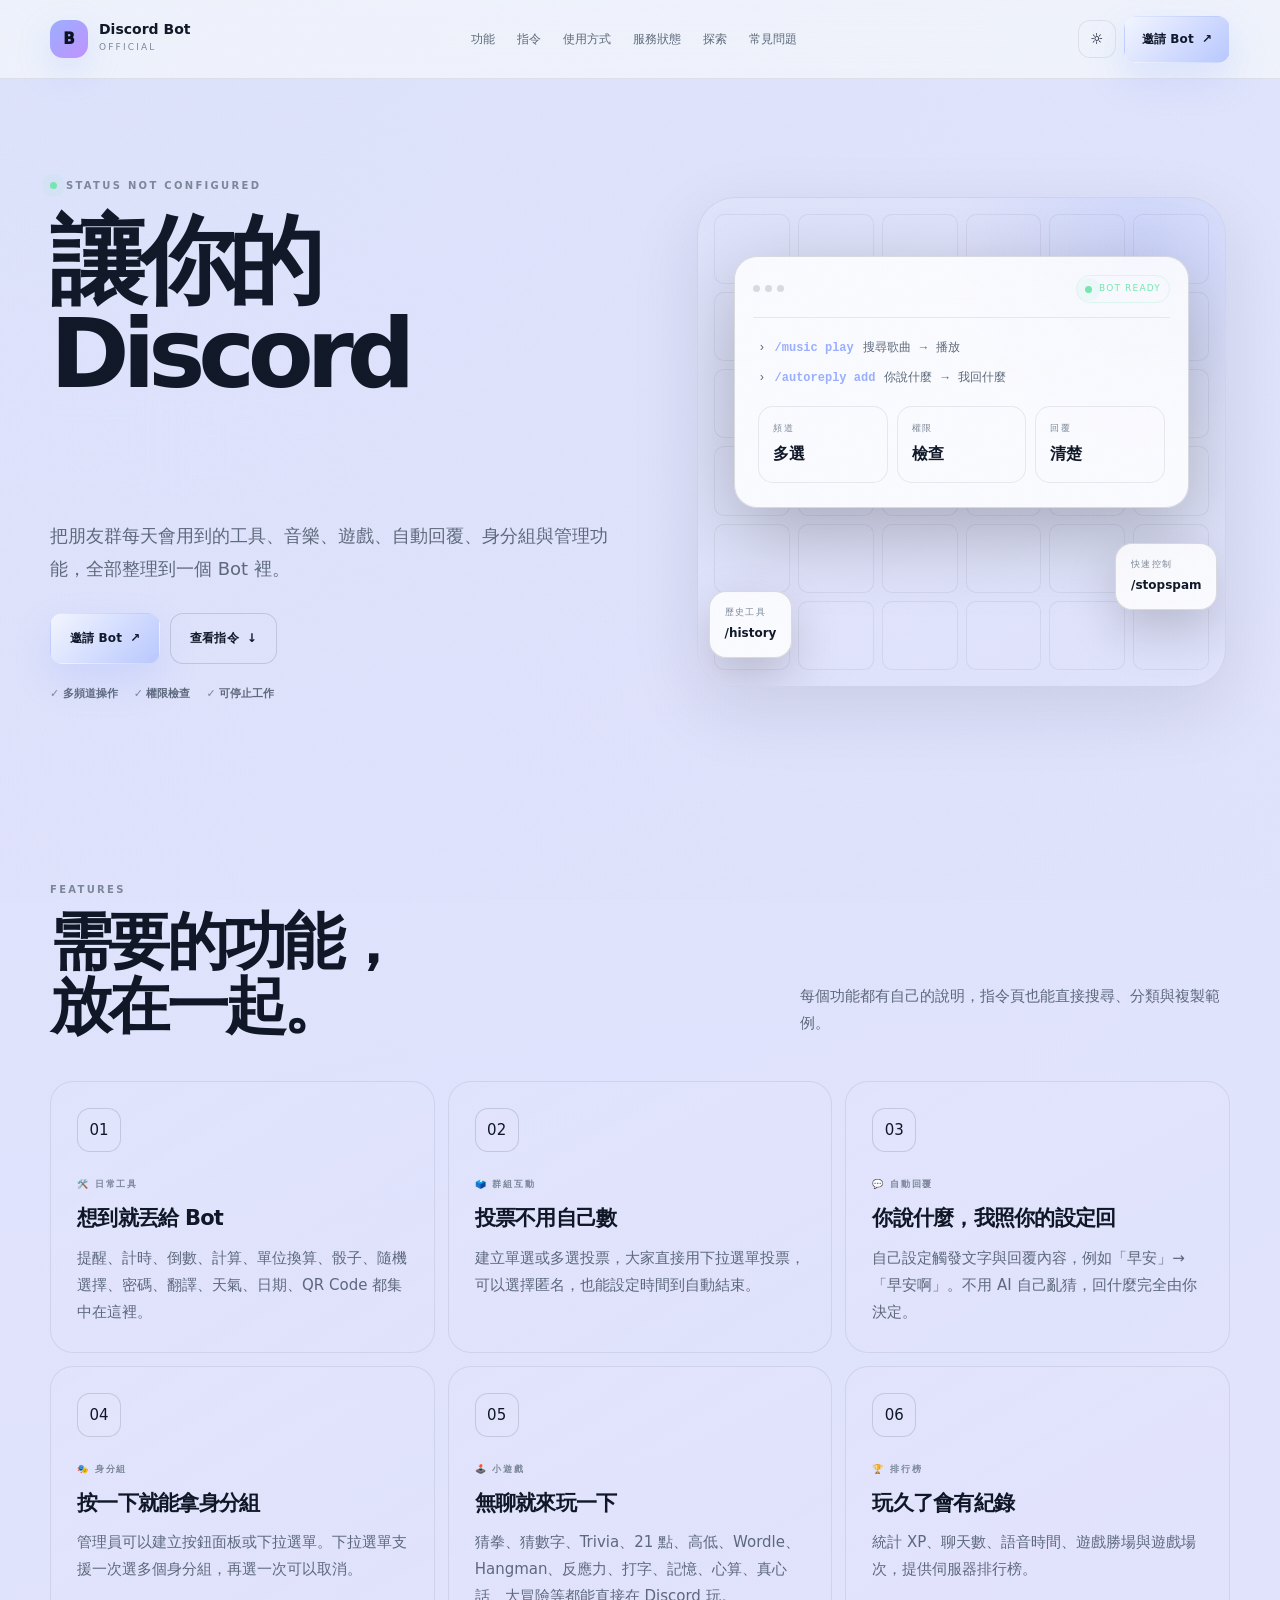
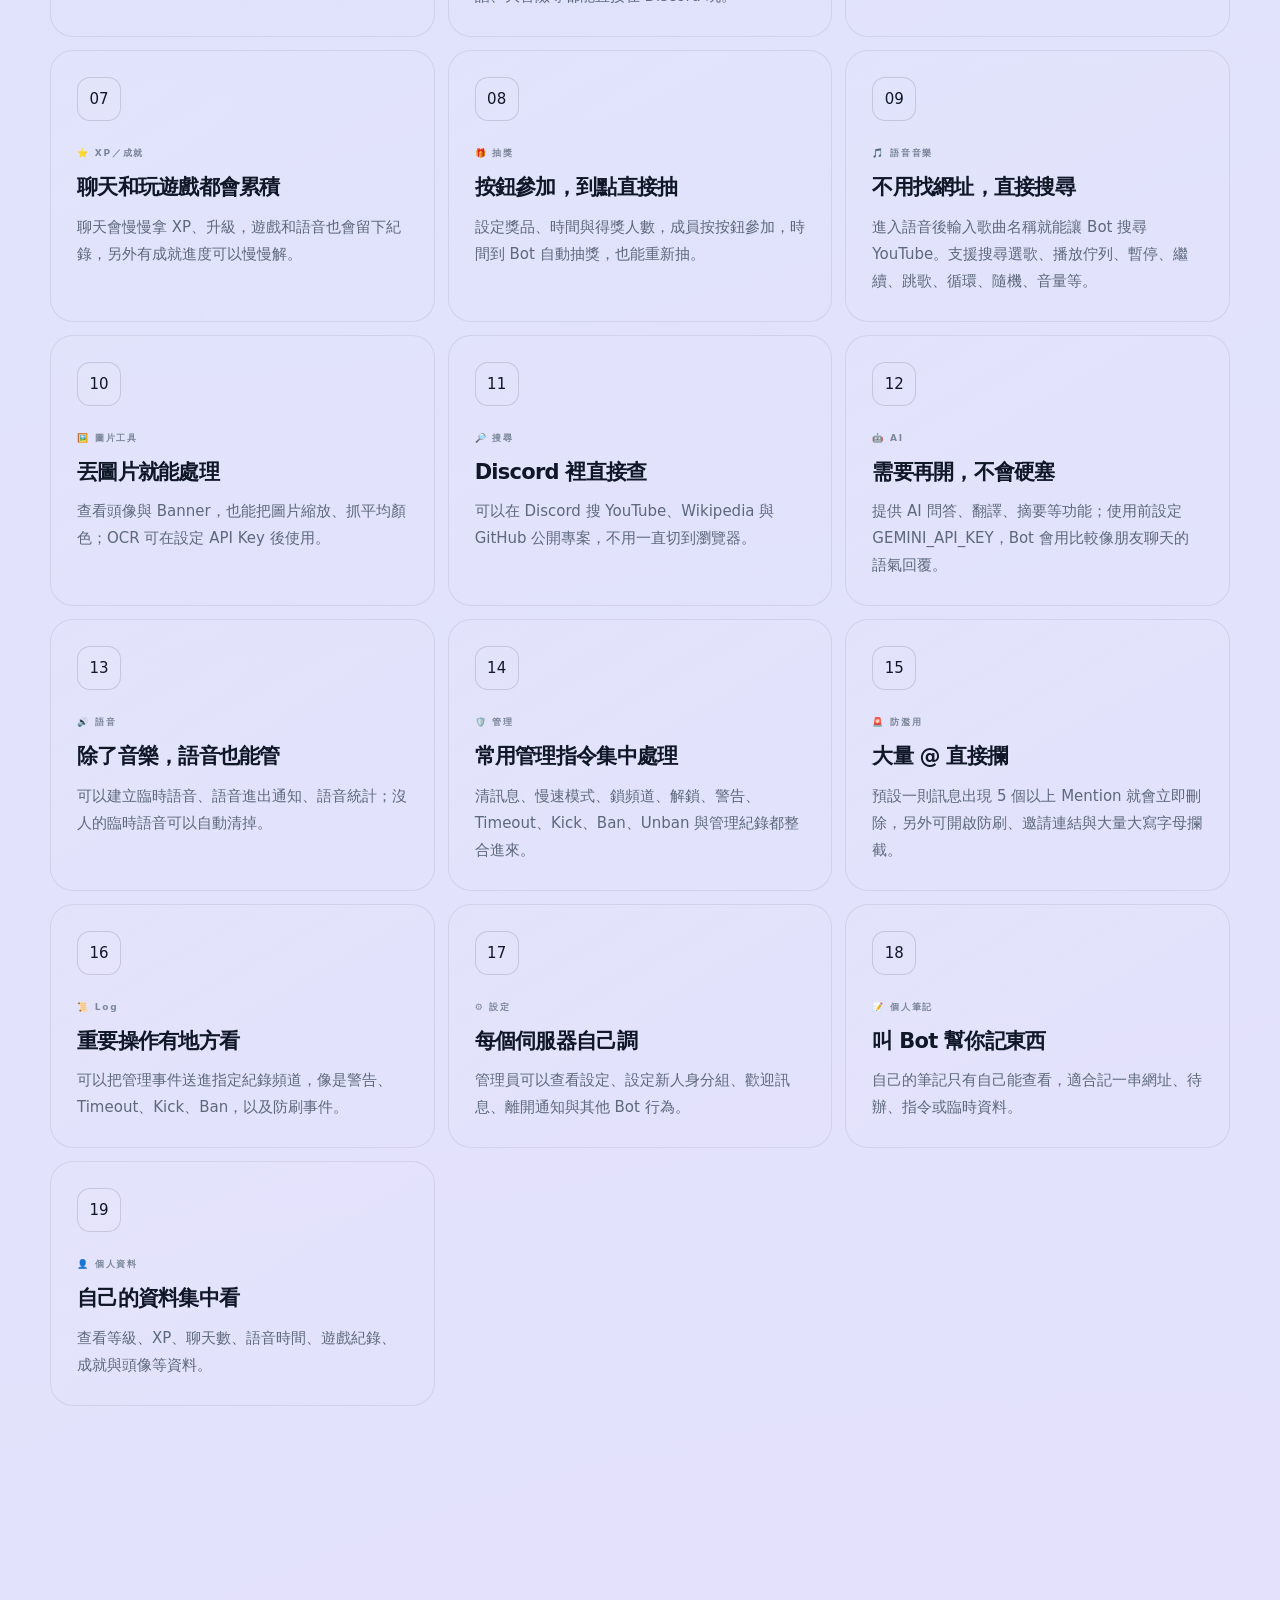
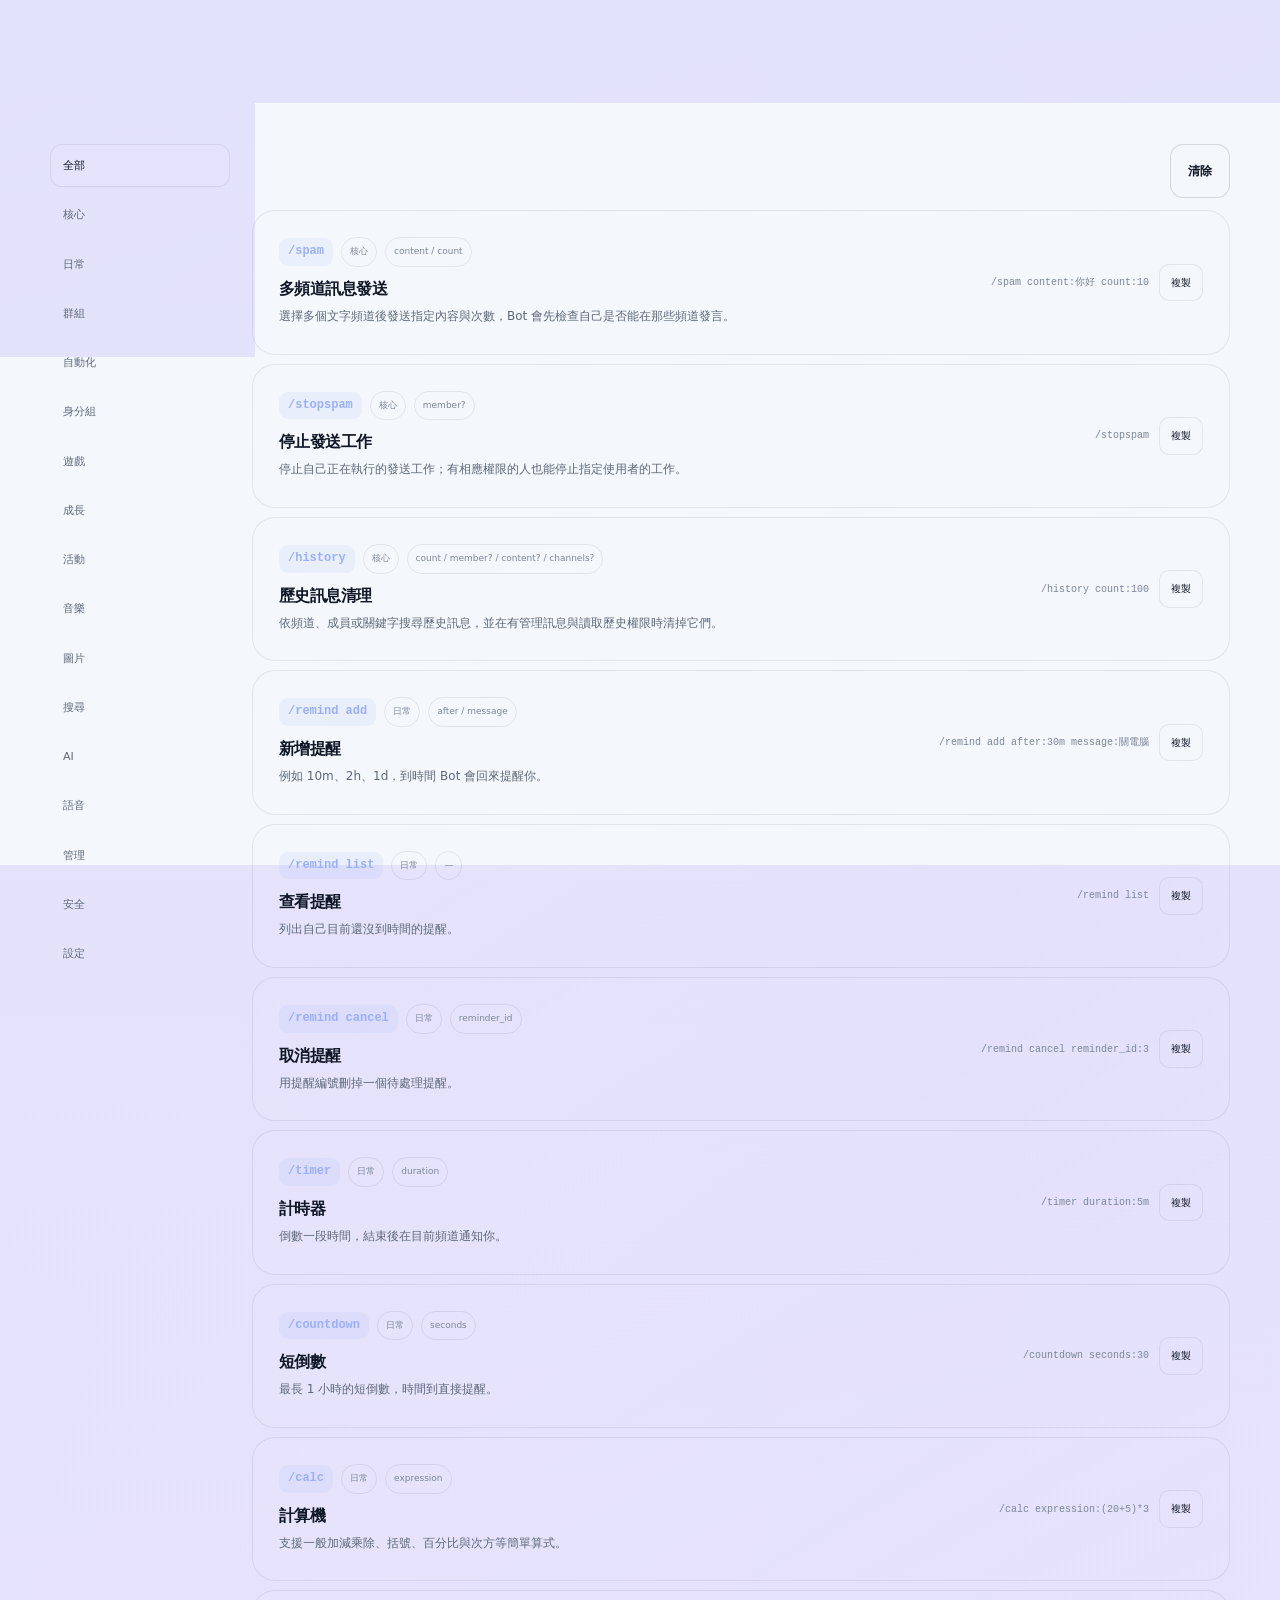
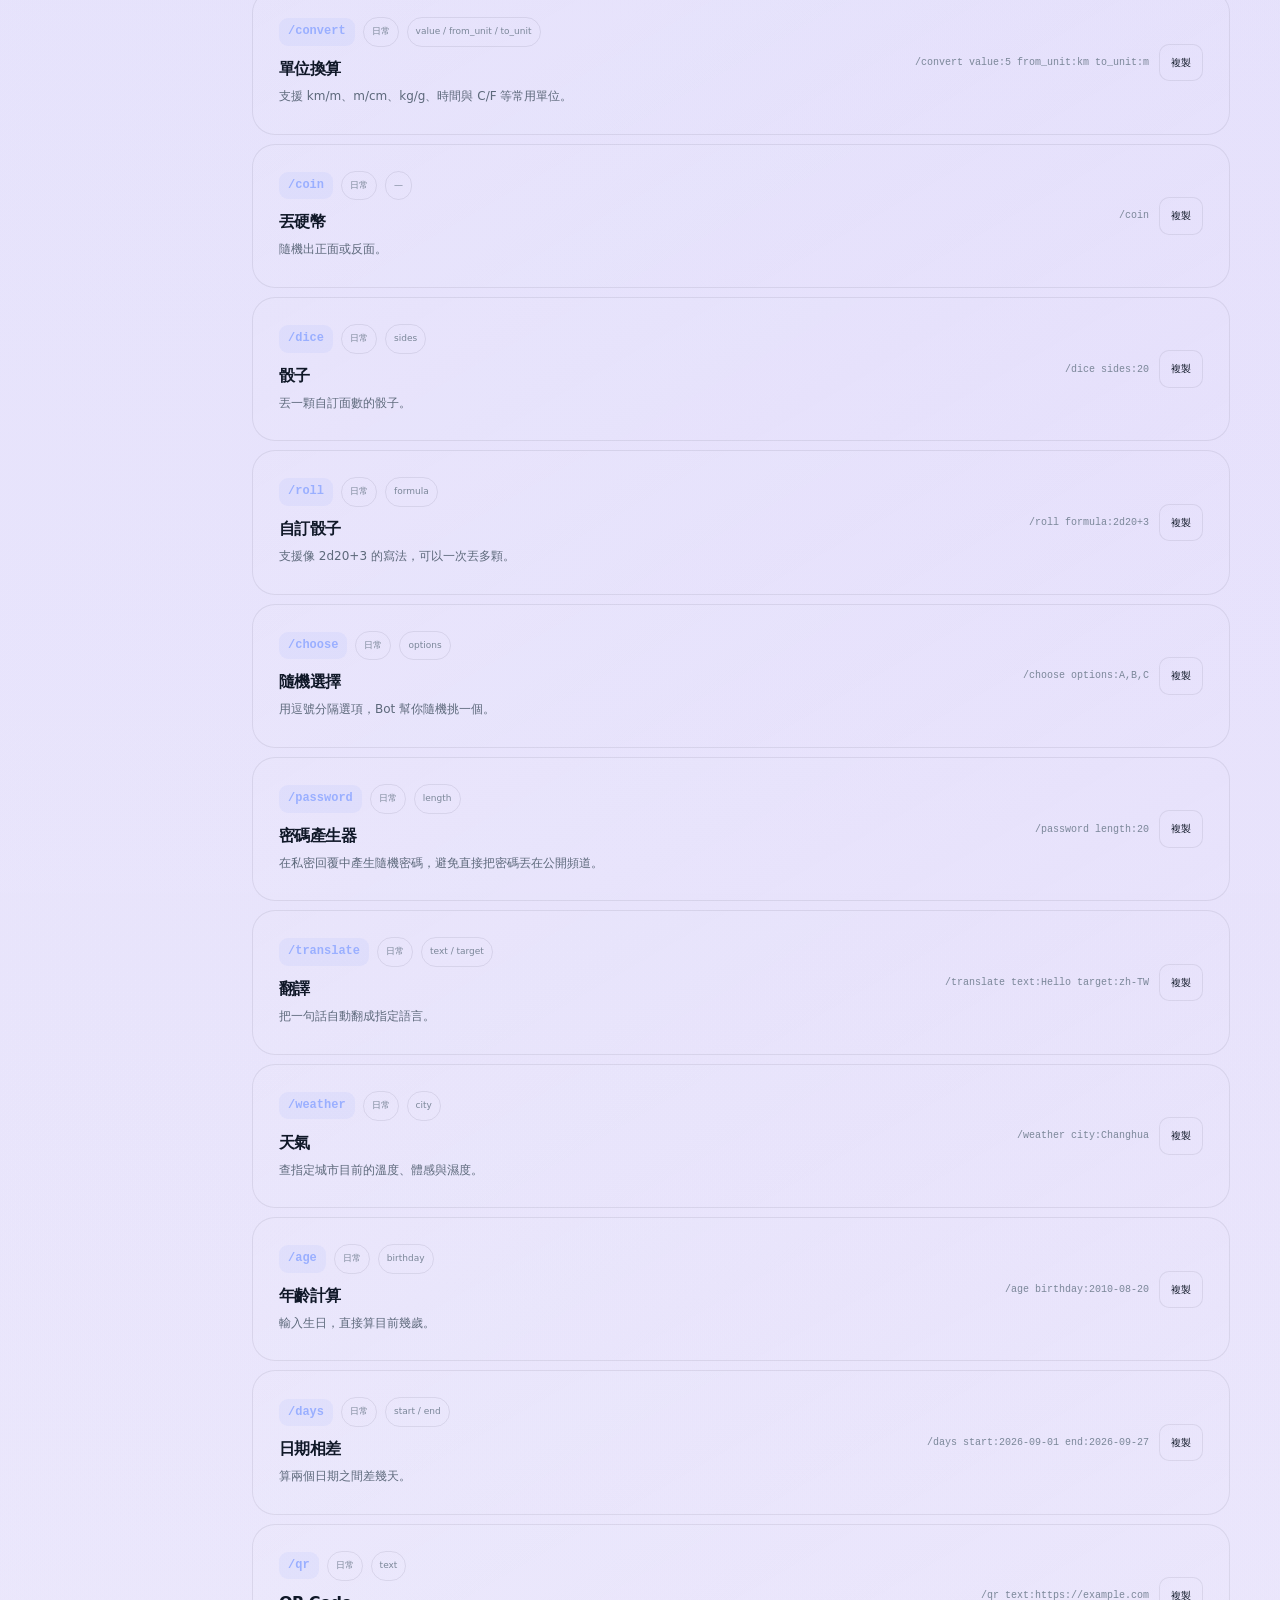
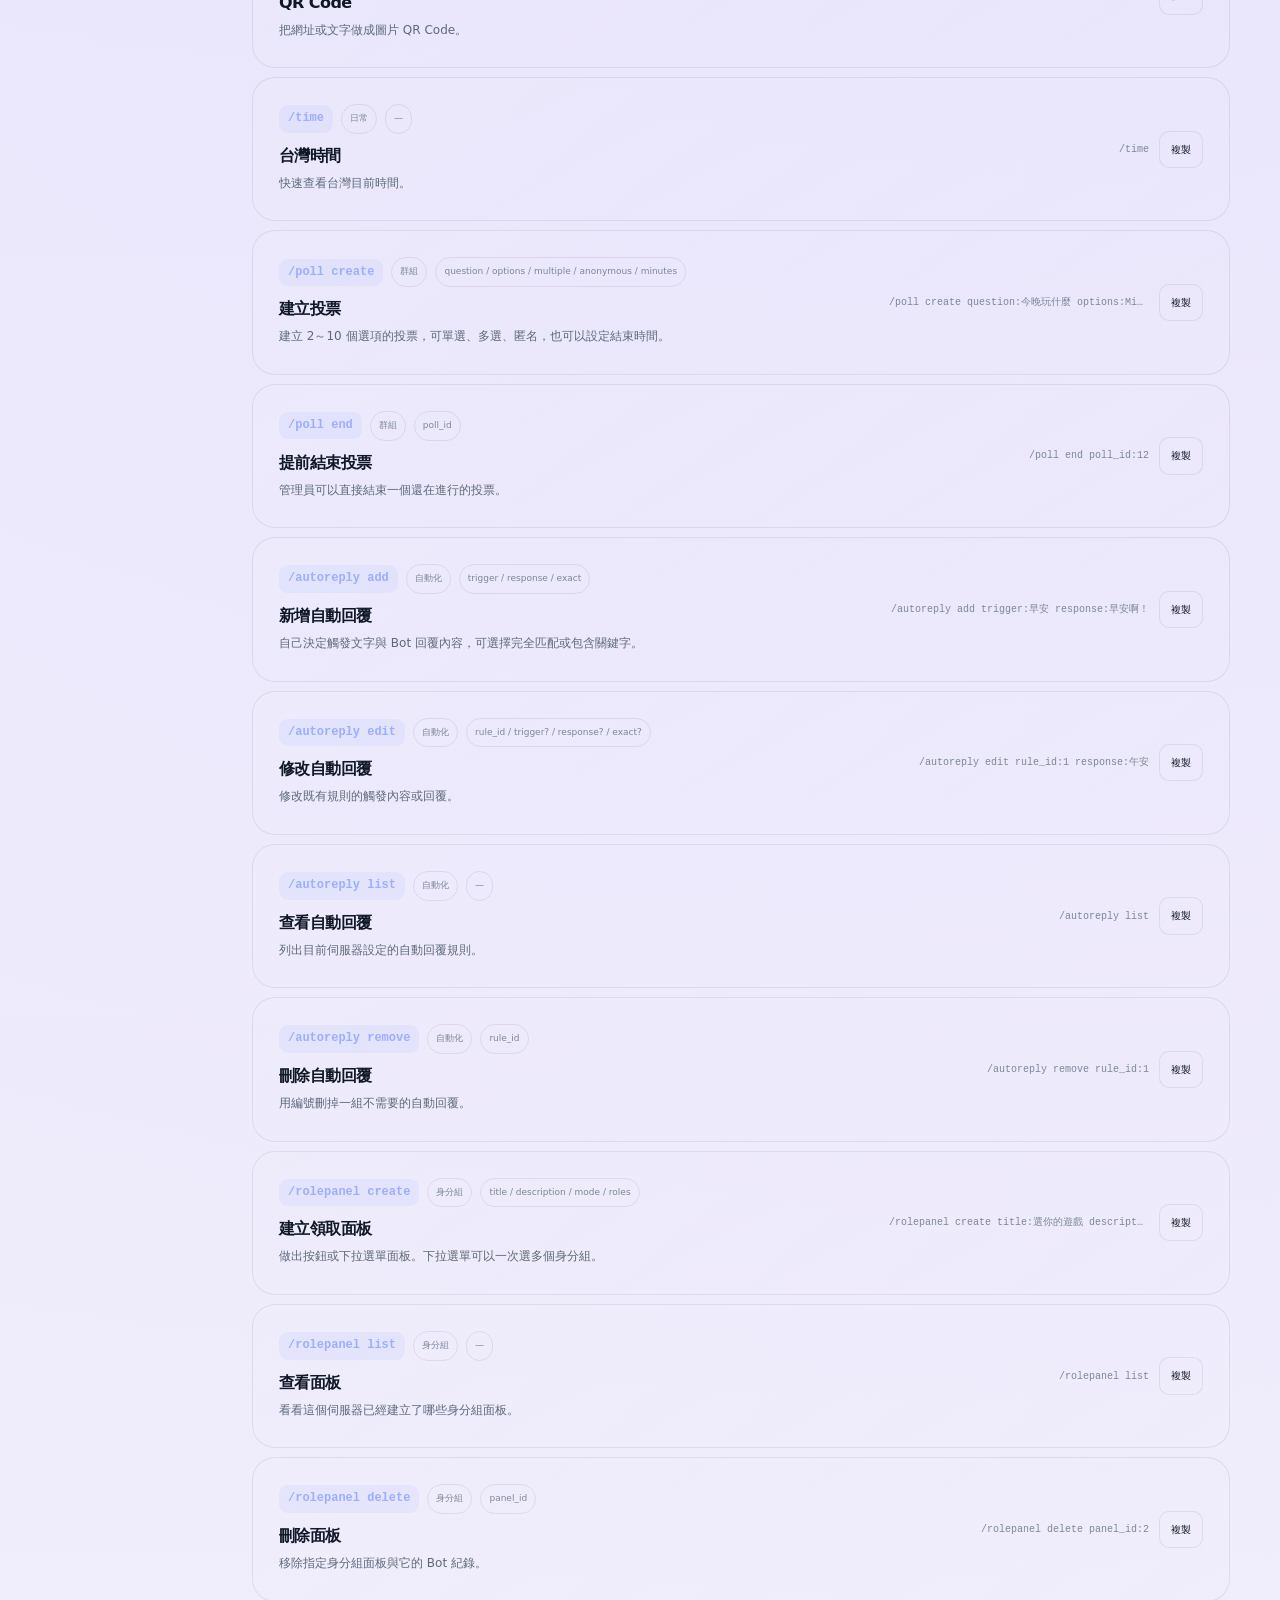
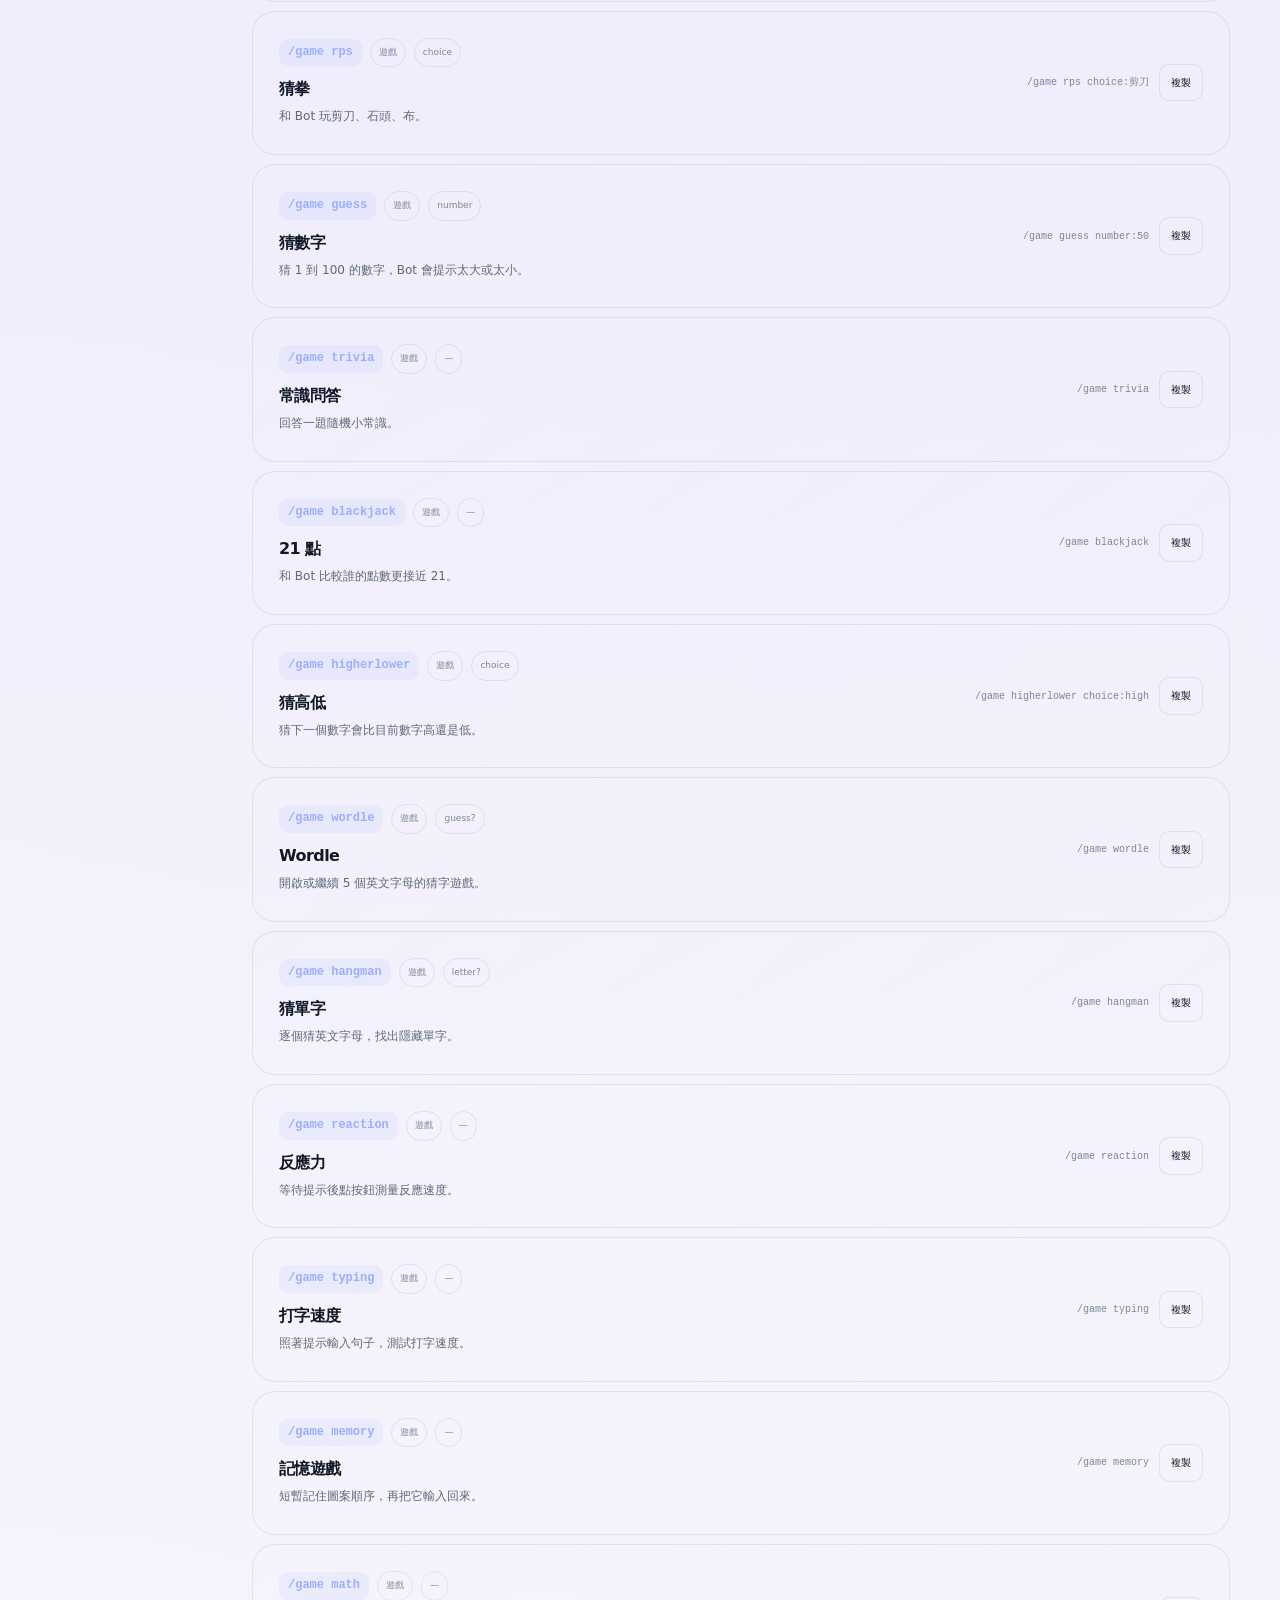
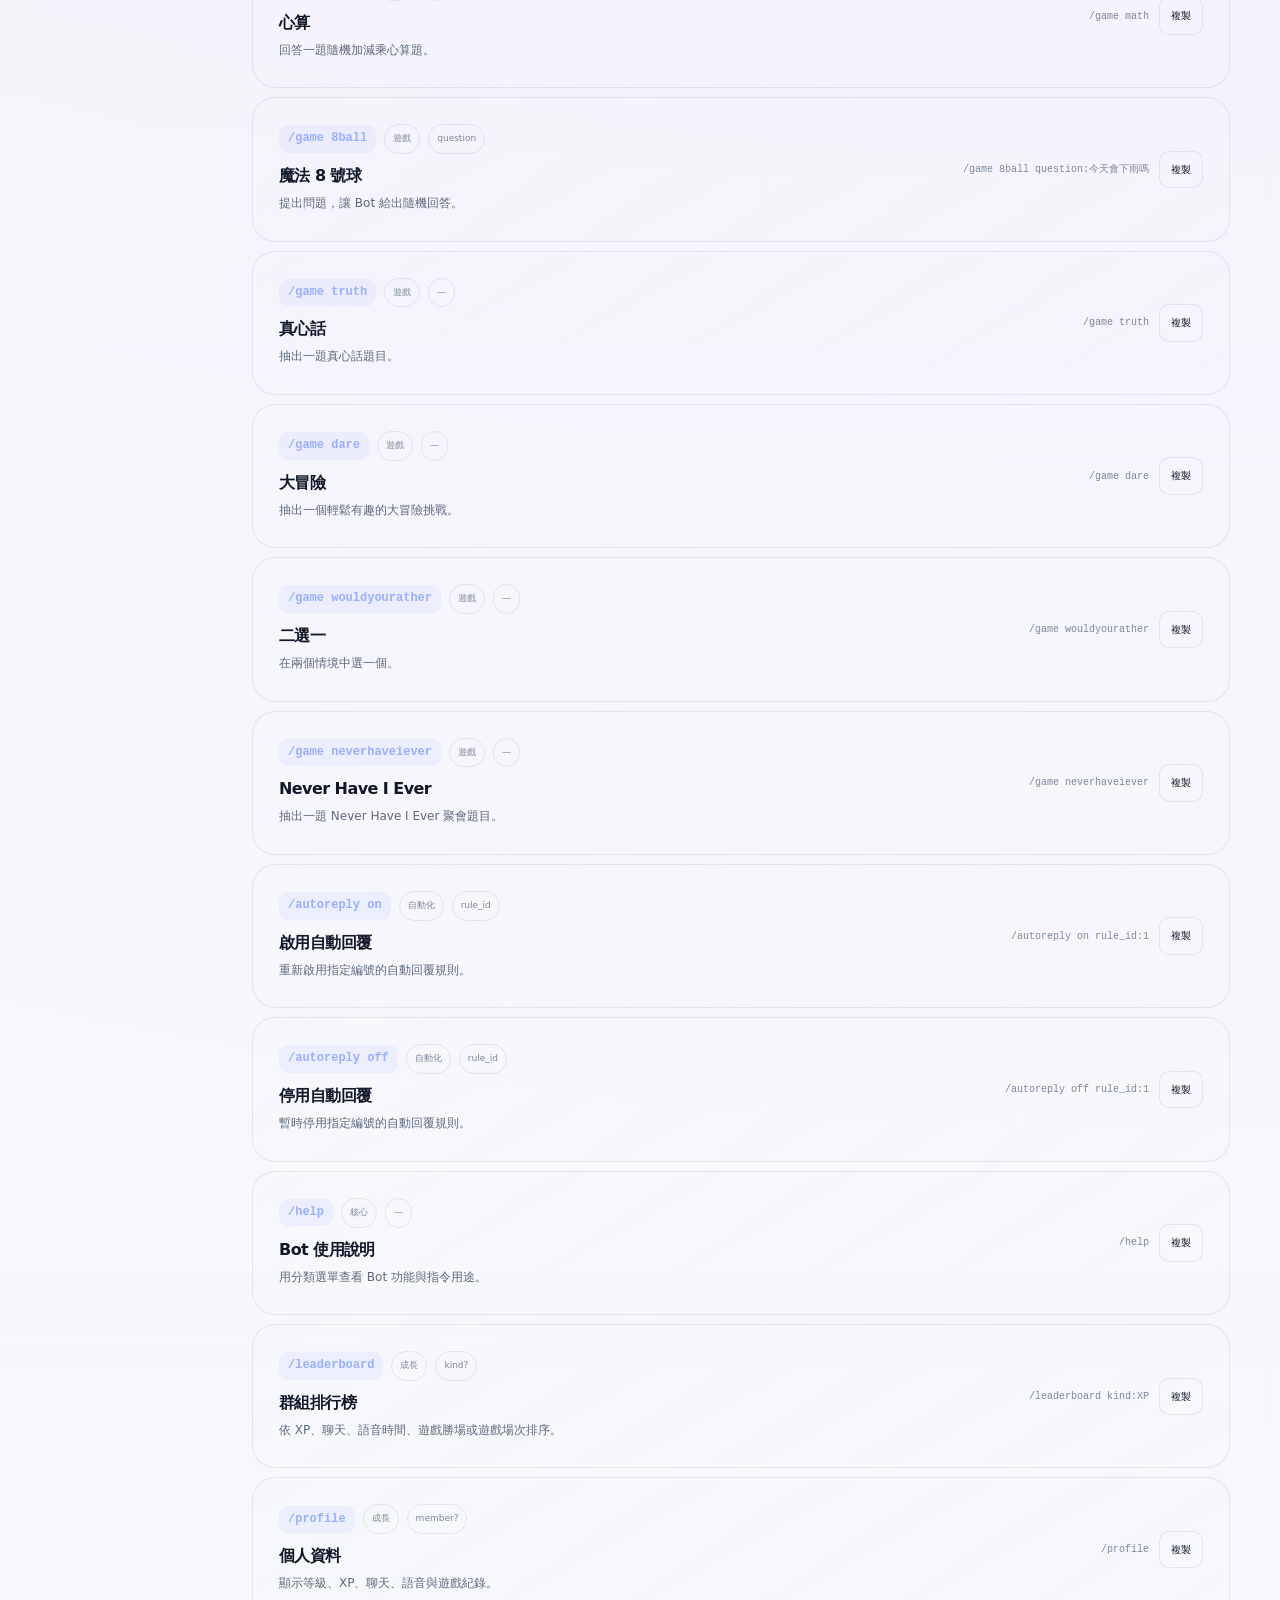
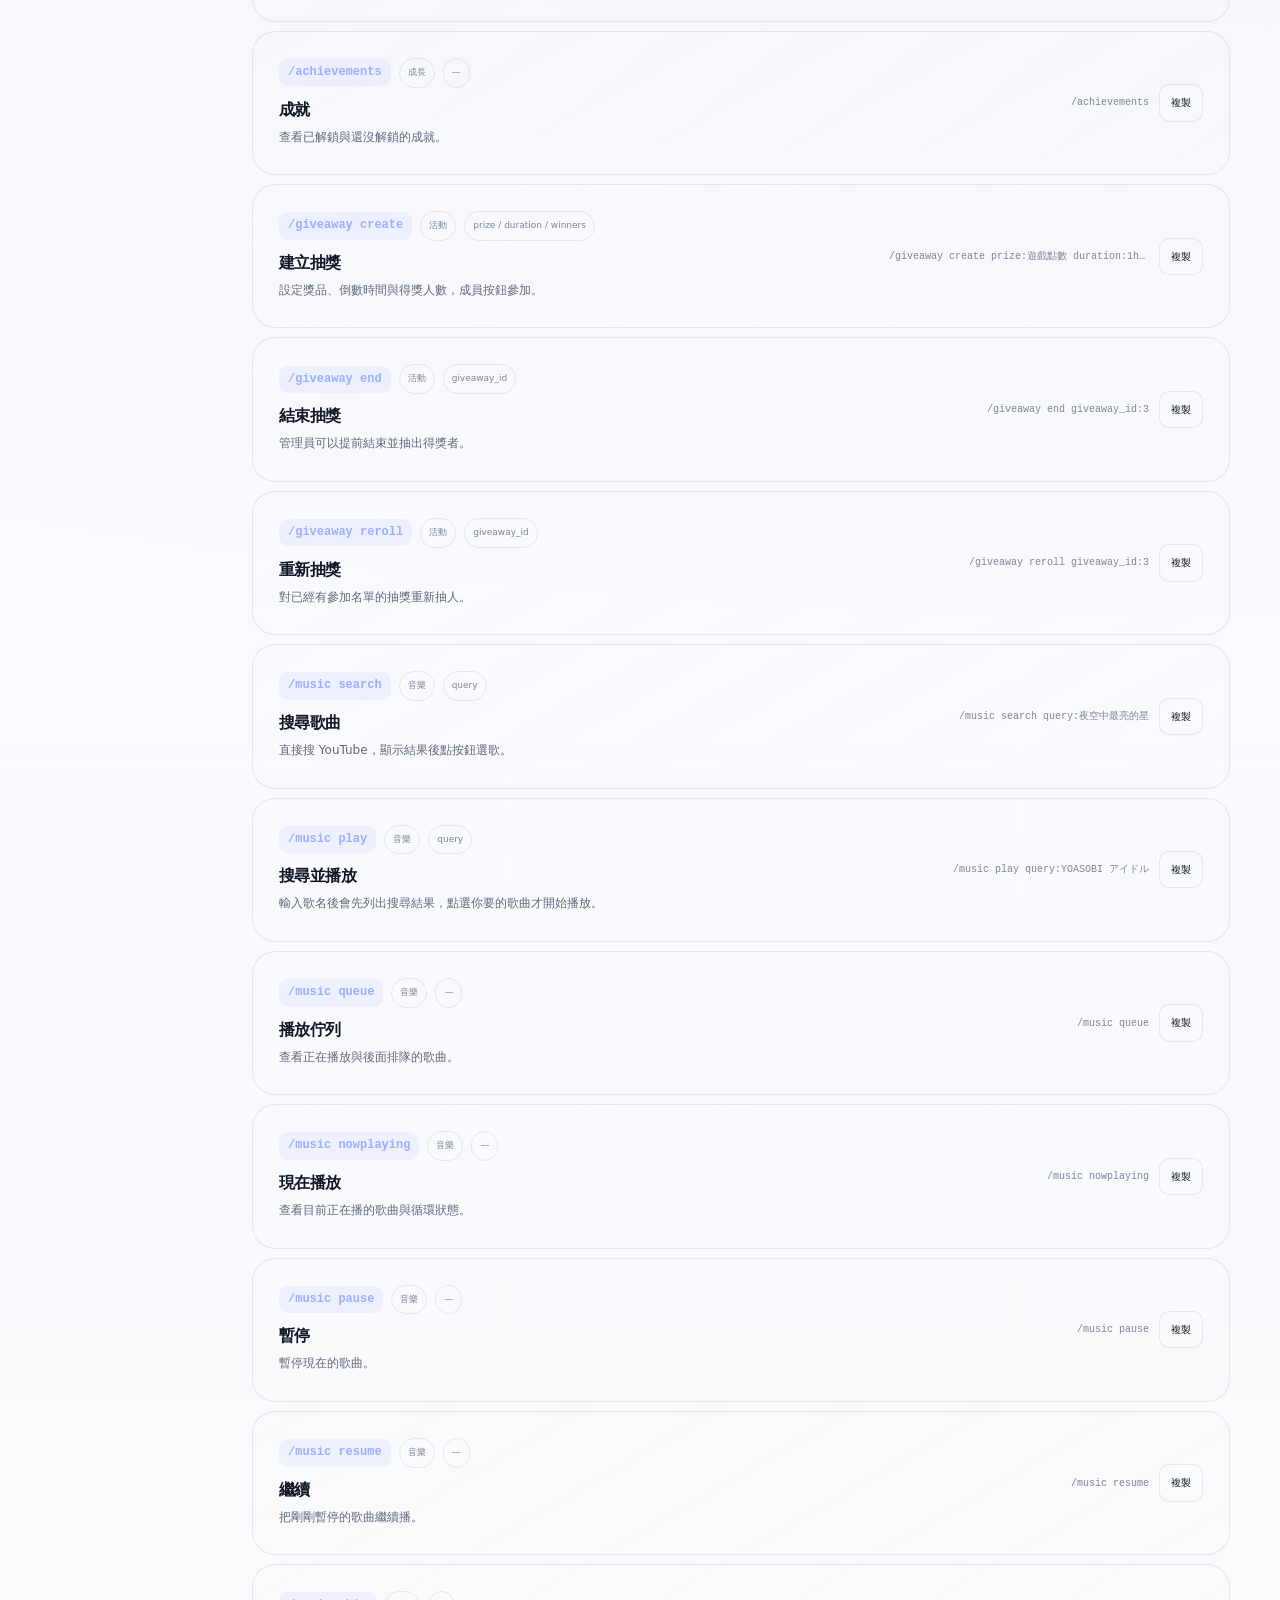
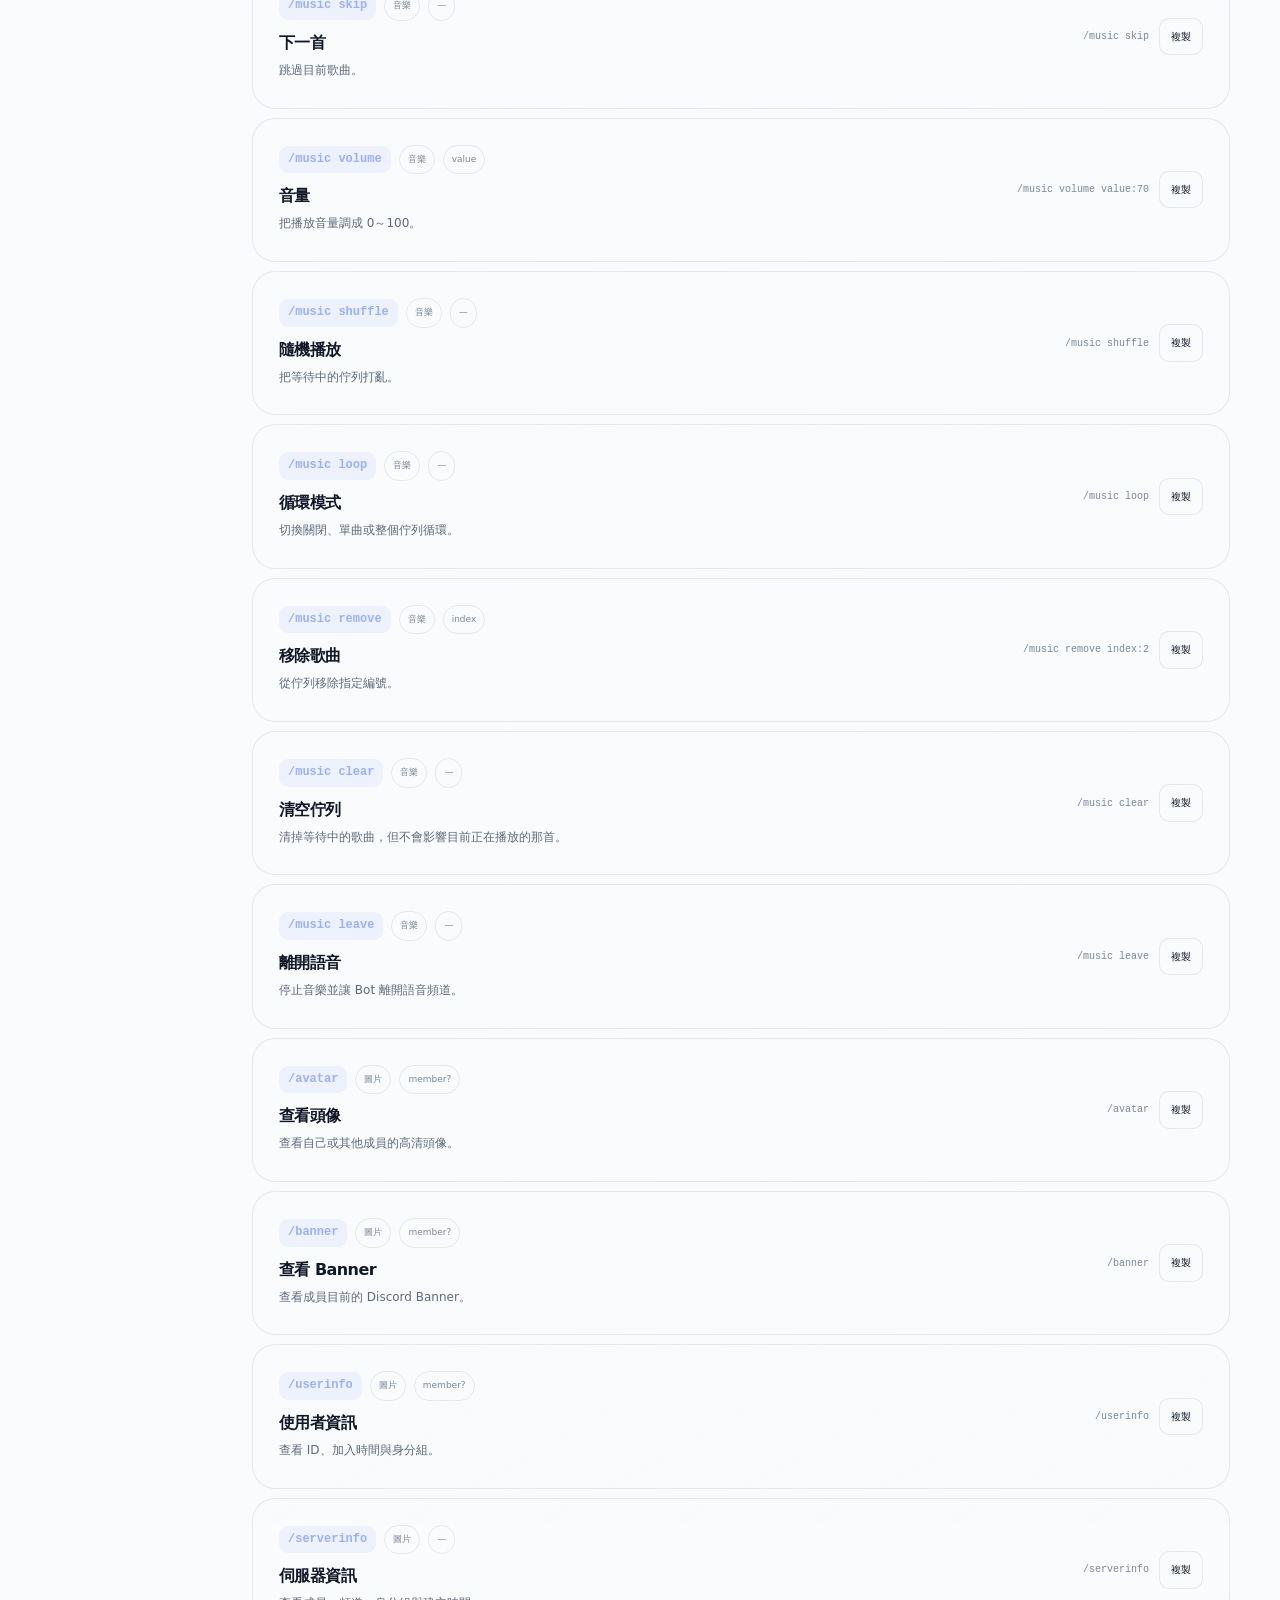
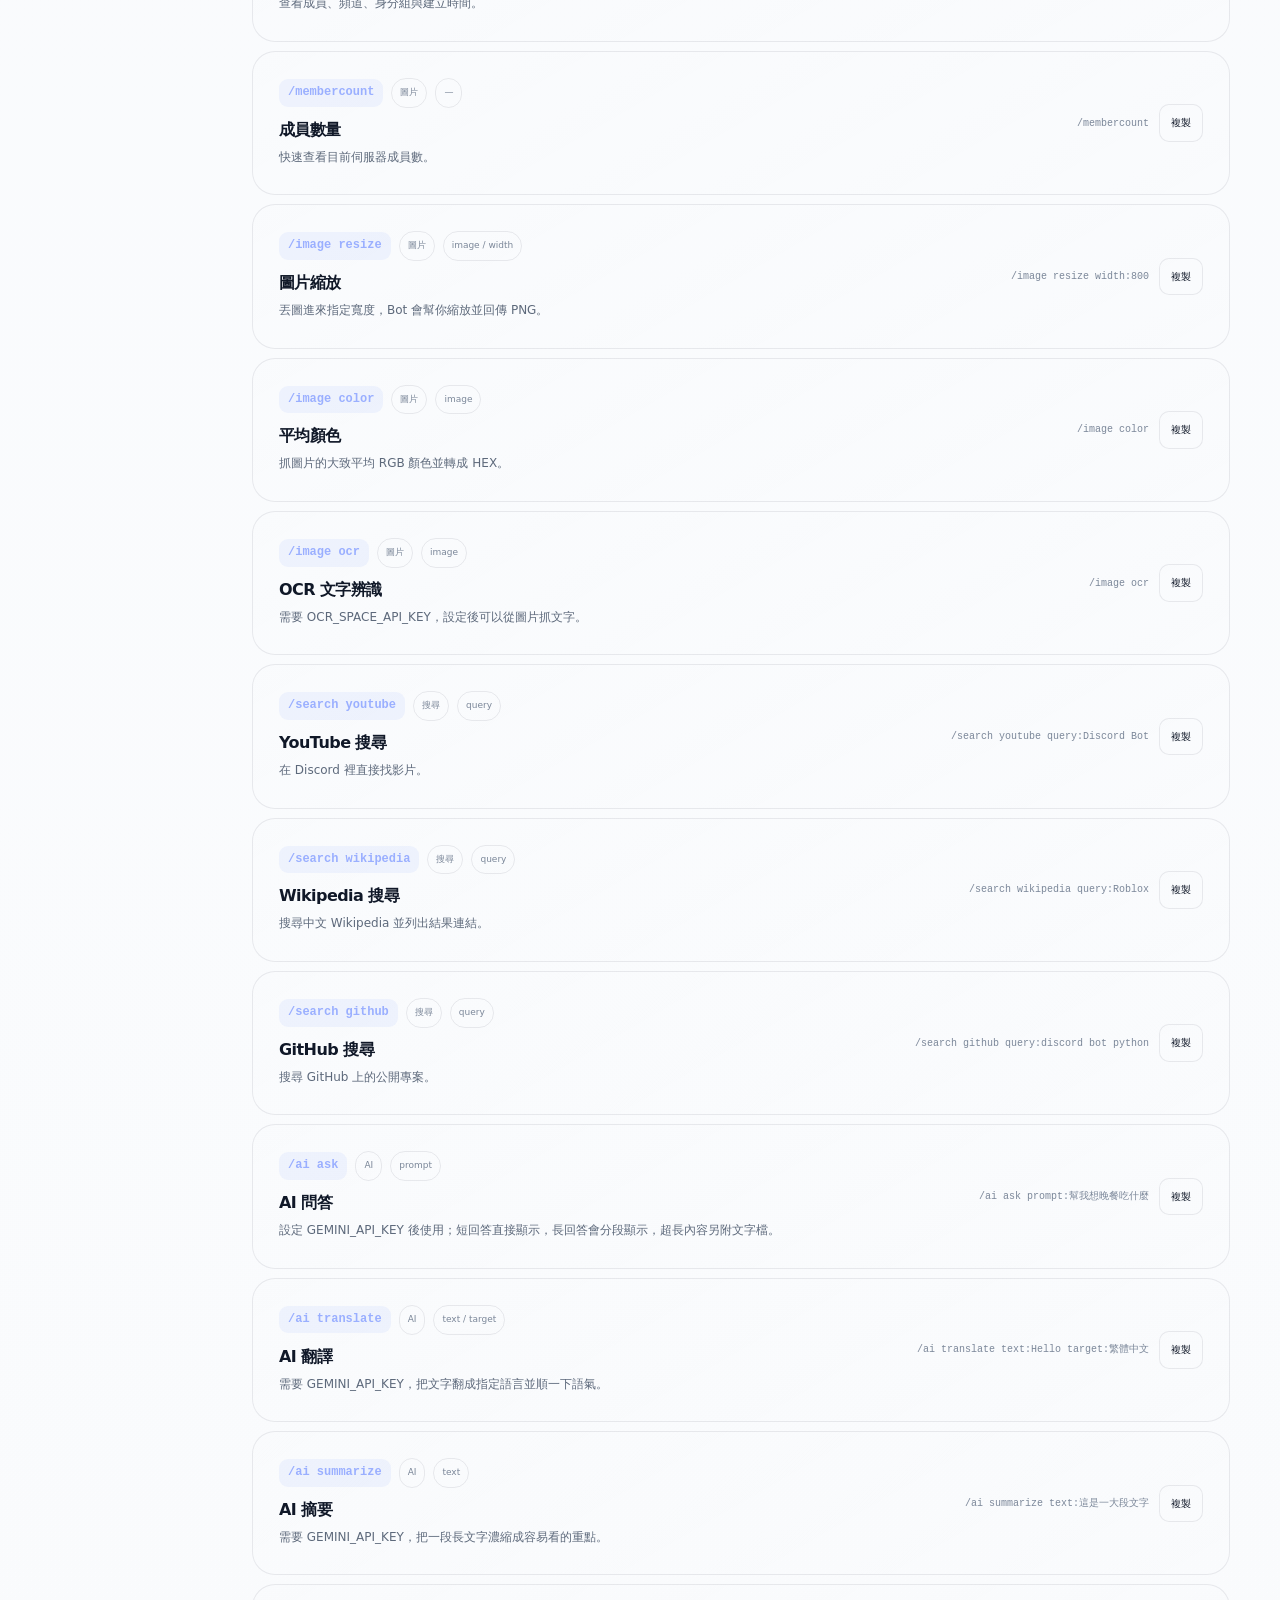
<file: index.html>
<!doctype html>
<html lang="zh-Hant">
<head>
<meta charset="utf-8">
<meta name="viewport" content="width=device-width, initial-scale=1, viewport-fit=cover">
<meta name="theme-color" content="#060811">
<meta name="description" content="Discord Bot 官方網站｜功能、指令、使用方式、服務狀態與常見問題。">
<link rel="icon" href="./favicon.svg" type="image/svg+xml">
<link rel="stylesheet" href="./styles.css?v=20261016-fullaudit1">
<script src="./site-config.js?v=20261016-fullaudit1"></script>
<script src="./commands.js?v=20261016-fullaudit1"></script>
<title>Discord Bot — Official</title>
</head>
<body>
<noscript><div class="noscript">這個網站需要啟用 JavaScript 才能使用互動功能。</div></noscript>

<header class="site-header">
  <div class="container nav">
    <a href="#home" class="brand" aria-label="回到首頁">
      <span class="brand-mark">B</span>
      <span class="brand-copy"><strong data-brand-name>Discord Bot</strong><small>OFFICIAL</small></span>
    </a>
    <nav class="nav-links" id="navLinks" aria-label="主要導覽">
      <a href="#features">功能</a>
      <a href="#commands">指令</a>
      <a href="#guide">使用方式</a>
      <a href="#status">服務狀態</a>
      <a href="#explore">探索</a>
      <a href="#faq">常見問題</a>
    </nav>
    <div class="nav-actions">
      <button class="icon-btn" id="themeBtn" type="button" aria-label="切換深色與淺色模式">◐</button>
      <button class="icon-btn menu-btn" id="menuBtn" type="button" aria-label="開啟導覽選單" aria-expanded="false">☰</button>
      <a class="btn btn-primary invite-link" href="#">邀請 Bot <span>↗</span></a>
    </div>
  </div>
</header>

<main>
<section class="hero" id="home">
  <div class="container hero-grid">
    <div class="hero-copy reveal">
      <div class="eyebrow"><span class="pulse"></span><span id="heroState">READY TO USE</span></div>
      <h1>讓你的 Discord<br><em>更順手。</em></h1>
      <p class="hero-lead">把朋友群每天會用到的工具、音樂、遊戲、自動回覆、身分組與管理功能，全部整理到一個 Bot 裡。</p>
      <div class="hero-actions">
        <a class="btn btn-primary btn-large invite-link" href="#">邀請 Bot <span>↗</span></a>
        <a class="btn btn-secondary btn-large" href="#commands">查看指令 <span>↓</span></a>
      </div>
      <div class="hero-note">
        <span>✓ <strong>多頻道操作</strong></span>
        <span>✓ <strong>權限檢查</strong></span>
        <span>✓ <strong>可停止工作</strong></span>
      </div>
    </div>

    <div class="hero-visual reveal">
      <div class="visual-frame">
        <div class="visual-grid" id="visualGrid" aria-hidden="true"></div>
        <div class="console">
          <div class="console-top">
            <div class="window-dots"><i></i><i></i><i></i></div>
            <div class="live-chip"><span class="pulse"></span> BOT READY</div>
          </div>
          <div class="console-body">
            <div class="fake-command"><span>›</span><b>/music play</b><span>搜尋歌曲</span><span>→</span><span>播放</span></div>
            <div class="fake-command" style="margin-top:10px"><span>›</span><b>/autoreply add</b><span>你說什麼</span><span>→</span><span>我回什麼</span></div>
            <div class="metrics">
              <div class="metric"><small>頻道</small><strong>多選</strong></div>
              <div class="metric"><small>權限</small><strong>檢查</strong></div>
              <div class="metric"><small>回覆</small><strong>清楚</strong></div>
            </div>
          </div>
        </div>
        <div class="float-card float-a"><small>快速控制</small><strong>/stopspam</strong></div>
        <div class="float-card float-b"><small>歷史工具</small><strong>/history</strong></div>
      </div>
    </div>
  </div>
</section>

<section class="section" id="features">
  <div class="container">
    <div class="section-head reveal">
      <div><div class="eyebrow">FEATURES</div><h2>需要的功能，<br>放在一起。</h2></div>
      <p>每個功能都有自己的說明，指令頁也能直接搜尋、分類與複製範例。</p>
    </div>
    <div class="card-grid" id="featureGrid"></div>
  </div>
</section>

<section class="section alt" id="commands">
  <div class="container">
    <div class="section-head reveal">
      <div><div class="eyebrow">COMMANDS</div><h2>指令中心。</h2></div>
      <p>直接搜尋你需要的指令。每個範例都能一鍵複製。</p>
    </div>
    <div class="command-layout">
      <aside class="filter-stack reveal" aria-label="指令分類">
        <button class="filter active" type="button" data-filter="all">全部</button>
        <button class="filter" type="button" data-filter="核心">核心</button>
        <button class="filter" type="button" data-filter="日常">日常</button>
        <button class="filter" type="button" data-filter="群組">群組</button>
        <button class="filter" type="button" data-filter="自動化">自動化</button>
        <button class="filter" type="button" data-filter="身分組">身分組</button>
        <button class="filter" type="button" data-filter="遊戲">遊戲</button>
        <button class="filter" type="button" data-filter="成長">成長</button>
        <button class="filter" type="button" data-filter="活動">活動</button>
        <button class="filter" type="button" data-filter="音樂">音樂</button>
        <button class="filter" type="button" data-filter="圖片">圖片</button>
        <button class="filter" type="button" data-filter="搜尋">搜尋</button>
        <button class="filter" type="button" data-filter="AI">AI</button>
        <button class="filter" type="button" data-filter="語音">語音</button>
        <button class="filter" type="button" data-filter="管理">管理</button>
        <button class="filter" type="button" data-filter="安全">安全</button>
        <button class="filter" type="button" data-filter="設定">設定</button>
      </aside>
      <div>
        <div class="command-tools reveal">
          <input id="commandSearch" class="search" type="search" placeholder="搜尋指令或功能…" autocomplete="off">
          <button class="btn btn-secondary" id="clearSearch" type="button">清除</button>
        </div>
        <div class="command-list" id="commandList"></div>
      </div>
    </div>
  </div>
</section>

<section class="section" id="guide">
  <div class="container">
    <div class="section-head reveal">
      <div><div class="eyebrow">HOW IT WORKS</div><h2>三步，<br>開始使用。</h2></div>
      <p>不用學一套複雜介面。把 Bot 加進伺服器後，直接使用 Discord 的斜線指令。</p>
    </div>
    <div class="steps">
      <article class="surface step interactive reveal"><div class="step-number">01</div><h3>邀請 Bot</h3><p>從官方邀請按鈕進入 Discord 授權流程，加入需要使用的伺服器。</p></article>
      <article class="surface step interactive reveal"><div class="step-number">02</div><h3>確認權限</h3><p>讓 Bot 可以查看與發送訊息；需要歷史清理時，再確認管理訊息與讀取歷史權限。</p></article>
      <article class="surface step interactive reveal"><div class="step-number">03</div><h3>輸入指令</h3><p>在 Discord 輸入 /，選擇指令與參數，就能開始對應的工作。</p></article>
    </div>
  </div>
</section>

<section class="section alt" id="status">
  <div class="container">
    <div class="section-head reveal">
      <div><div class="eyebrow">SERVICE STATUS</div><h2>服務狀態。</h2></div>
      <p>這裡只顯示與使用者有關的服務狀態。沒有即時資料時，不會假裝顯示在線。</p>
    </div>
    <div class="status-panel interactive reveal">
      <div class="status-top">
        <div class="status-left"><span id="statusDot" class="status-dot-large"></span><div><small>目前狀態</small><strong id="statusTitle">尚未連線</strong><span id="statusDetail">目前沒有公開的即時狀態資料。</span></div></div>
        <span id="lastUpdate" class="status-time">—</span>
      </div>
      <div class="status-reassurance">
        <span>服務狀態透明</span><span>不顯示虛假的 Online</span><span id="heroStatus">Unknown</span>
      </div>
    </div>
  </div>
</section>

<section class="section" id="updates">
  <div class="container">
    <div class="section-head reveal">
      <div><div class="eyebrow">WHAT'S NEW</div><h2>最近更新。</h2></div>
      <p>只放使用者會感受到的更新，不塞開發流程與內部技術紀錄。</p>
    </div>
    <div class="timeline">
      <article class="surface update-card interactive reveal"><span class="update-date">2026 / 09 / 27</span><div><strong>官方網站全面整理</strong><p>重新設計首頁、指令中心、服務狀態與使用說明。</p></div><span class="badge">網站</span></article>
      <article class="surface update-card interactive reveal"><span class="update-date">現在</span><div><strong>指令說明同步</strong><p>首頁以目前 Bot 實際可用的 /spam、/stopspam、/history 為準。</p></div><span class="badge">指令</span></article>
    </div>
  </div>
</section>

<section class="section" id="explore">
  <div class="container">
    <div class="section-head reveal">
      <div><div class="eyebrow">DETAIL GALLERY</div><h2>慢慢逛，<br>這裡有很多東西。</h2></div>
      <p>把網站裡容易被忽略的小細節集中成一個互動展廳。滑過去會放大、發光、傾斜，也可以用分類和搜尋找到不同內容。</p>
    </div>
    <div class="gallery-tools reveal">
      <div class="gallery-filters" id="galleryFilters">
        <button class="filter active" type="button" data-gallery-filter="all">全部 <span id="galleryTotal"></span></button>
        <button class="filter" type="button" data-gallery-filter="commands">指令</button>
        <button class="filter" type="button" data-gallery-filter="usage">使用</button>
        <button class="filter" type="button" data-gallery-filter="visual">視覺</button>
        <button class="filter" type="button" data-gallery-filter="interaction">互動</button>
        <button class="filter" type="button" data-gallery-filter="tips">提示</button>
      </div>
      <input class="search" id="gallerySearch" type="search" placeholder="搜尋 120+ 個細節…" autocomplete="off">
    </div>
    <div class="gallery-grid" id="galleryGrid"></div>
  </div>
</section>

<section class="section alt" id="faq">
  <div class="container">
    <div class="section-head reveal">
      <div><div class="eyebrow">FAQ</div><h2>常見問題。</h2></div>
      <p>第一次使用時最常遇到的問題，都集中在這裡。</p>
    </div>
    <div class="faq reveal">
      <details><summary>需要建立網站帳號嗎？</summary><p>不需要。這個網站沒有要求使用者註冊或登入。</p></details>
      <details><summary>為什麼 /spam 需要權限？</summary><p>因為 Bot 必須在你選擇的頻道查看頻道內容並發送訊息；實際可用範圍也會受到 Discord 伺服器權限影響。</p></details>
      <details><summary>使用 /history 需要什麼？</summary><p>執行歷史訊息清理時，需要相應的讀取歷史與管理訊息權限。</p></details>
      <details><summary>可以停止正在執行的發送嗎？</summary><p>可以。使用 /stopspam 可以停止自己的進行中工作；具備相應權限時，也可以協助停止其他工作。</p></details>
    </div>
  </div>
</section>

<section class="section" id="support">
  <div class="container">
    <div class="cta reveal">
      <div><div class="eyebrow">READY WHEN YOU ARE</div><h2>現在就把 Bot<br>加進伺服器。</h2><p>從邀請開始，接著直接在 Discord 使用斜線指令。</p></div>
      <div class="hero-actions"><a class="btn btn-primary btn-large invite-link" href="#">邀請 Bot <span>↗</span></a><a class="btn btn-secondary btn-large support-link" href="#">取得支援 <span>→</span></a></div>
    </div>
  </div>
</section>
</main>

<footer>
  <div class="container footer-row">
    <div>© <span id="year"></span> <span data-brand-name>Discord Bot</span></div>
    <div class="footer-links"><a href="./privacy.html?v=20260927-legal2">Privacy</a><a href="./terms.html?v=20260927-legal2">Terms</a></div>
  </div>
</footer>
<script src="./app.js?v=20261016-fullaudit1"></script>
</body>
</html>
</file>
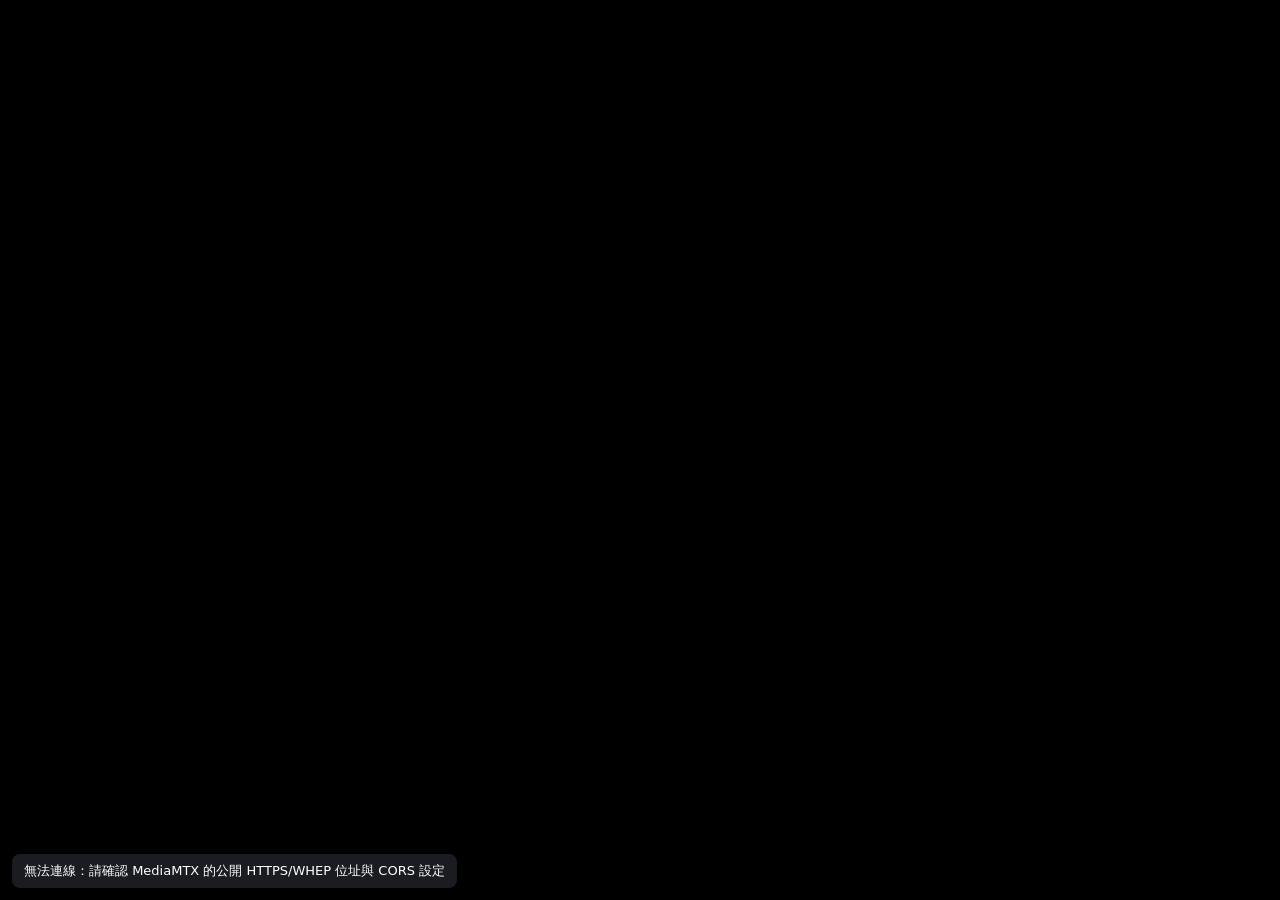
<file: web/index.html>
<!doctype html>
<html lang="zh-Hant">
<head>
  <meta charset="utf-8">
  <meta name="viewport" content="width=device-width, initial-scale=1, viewport-fit=cover">
  <meta name="color-scheme" content="dark">
  <title>桌面即時投影</title>
  <style>
    * { box-sizing: border-box; }
    html, body { width: 100%; height: 100%; margin: 0; background: #000; color: #fff; font-family: system-ui, sans-serif; overflow: hidden; }
    main { width: 100%; height: 100%; display: grid; place-items: center; position: relative; }
    video { width: 100%; height: 100%; object-fit: contain; background: #000; }
    #status { position: absolute; left: 12px; bottom: 12px; padding: 8px 12px; border-radius: 8px; background: #202127dd; font-size: 13px; }
  </style>
</head>
<body>
  <main>
    <video id="screen" autoplay playsinline muted></video>
    <div id="status">正在連線到即時畫面…</div>
  </main>
  <script>
    // Set this to the publicly reachable MediaMTX WebRTC/WHEP endpoint.
    // Do not use 127.0.0.1 here for remote viewers; it points to each viewer's own device.
    const WHEP_URL = (new URLSearchParams(location.search).get("whep") || "https://YOUR-MEDIAMTX-HOST/live/whep").replace(/\/$/, "");
    const video = document.getElementById("screen");
    const status = document.getElementById("status");

    async function connect() {
      let pc;
      try {
        pc = new RTCPeerConnection({ iceServers: [] });
        pc.addTransceiver("video", { direction: "recvonly" });
        pc.ontrack = event => {
          video.srcObject = event.streams[0];
          status.textContent = "已連線 · 即時桌面畫面";
          video.play().catch(() => {});
        };
        pc.onconnectionstatechange = () => {
          if (["failed", "disconnected", "closed"].includes(pc.connectionState)) {
            status.textContent = "連線中斷，請重新整理頁面";
          }
        };
        const offer = await pc.createOffer();
        await pc.setLocalDescription(offer);
        await new Promise(resolve => {
          if (pc.iceGatheringState === "complete") return resolve();
          const timeout = setTimeout(resolve, 2500);
          pc.onicegatheringstatechange = () => {
            if (pc.iceGatheringState === "complete") { clearTimeout(timeout); resolve(); }
          };
        });
        const response = await fetch(WHEP_URL, {
          method: "POST",
          headers: { "Content-Type": "application/sdp" },
          body: pc.localDescription.sdp
        });
        if (!response.ok) throw new Error("WHEP HTTP " + response.status);
        const answer = await response.text();
        await pc.setRemoteDescription({ type: "answer", sdp: answer });
      } catch (error) {
        if (pc) pc.close();
        status.textContent = "無法連線：請確認 MediaMTX 的公開 HTTPS/WHEP 位址與 CORS 設定";
        console.error(error);
      }
    }
    connect();
  </script>
</body>
</html>
</file>
<file: styles.css>
:root{
--bg:#060811;--bg-soft:#0b1020;--surface:rgba(16,22,36,.72);--surface-2:rgba(22,29,47,.72);
--text:#f6f8ff;--muted:#9ca7bb;--subtle:#68748a;--line:rgba(255,255,255,.085);--line-strong:rgba(255,255,255,.16);
--accent:#9aafff;--accent-2:#c092ff;--good:#76e6b0;--warn:#ffd17d;--danger:#ff7f8d;
--radius:24px;--ease:cubic-bezier(.2,.75,.2,1);--shadow:0 28px 90px rgba(0,0,0,.32);
}
:root[data-theme="light"]{
--bg:#f4f7fb;--bg-soft:#fff;--surface:rgba(255,255,255,.84);--surface-2:rgba(250,251,255,.92);
--text:#101828;--muted:#5d697b;--subtle:#7b8799;--line:rgba(16,24,40,.08);--line-strong:rgba(16,24,40,.14);
--shadow:0 22px 70px rgba(16,24,40,.1);
}
*{box-sizing:border-box}
html{scroll-behavior:smooth;scroll-padding-top:86px;background:var(--bg);overscroll-behavior-y:none}
body{
margin:0;min-height:100vh;color:var(--text);
font:500 15px/1.75 Inter,ui-sans-serif,system-ui,-apple-system,BlinkMacSystemFont,"Segoe UI","Noto Sans TC",sans-serif;
background:
radial-gradient(circle at 10% 0%,rgba(101,128,255,.15),transparent 32%),
radial-gradient(circle at 90% 18%,rgba(190,110,255,.12),transparent 28%),
linear-gradient(180deg,var(--bg),var(--bg-soft));
overflow-x:hidden;
}
body:before{will-change:auto;
content:"";position:fixed;inset:0;pointer-events:none;z-index:60;opacity:.025;
background-image:url("data:image/svg+xml,%3Csvg xmlns='http://www.w3.org/2000/svg' width='160' height='160'%3E%3Cfilter id='n'%3E%3CfeTurbulence type='fractalNoise' baseFrequency='.85' numOctaves='2' stitchTiles='stitch'/%3E%3C/filter%3E%3Crect width='100%25' height='100%25' filter='url(%23n)'/%3E%3C/svg%3E");
}
body:after{
content:"";position:fixed;inset:0;pointer-events:none;z-index:-1;
background:radial-gradient(420px circle at var(--mouse-x,50vw) var(--mouse-y,30vh),rgba(137,159,255,.08),transparent 68%);
transition:background-position .08s linear;
}
::selection{background:rgba(137,158,255,.3)}
a{color:inherit;text-decoration:none}
button,input{font:inherit}
button{color:inherit;border:0;background:none;cursor:pointer}
.container{width:min(1180px,calc(100% - 36px));margin:auto}
.noscript{padding:12px 18px;background:#151b2a;color:#fff;text-align:center;font-size:12px}
.site-header{
position:sticky;top:0;z-index:50;border-bottom:1px solid var(--line);
background:rgba(6,8,17,.62);backdrop-filter:blur(22px);-webkit-backdrop-filter:blur(22px);
}
:root[data-theme="light"] .site-header{background:rgba(244,247,251,.76)}
.nav{height:78px;display:flex;align-items:center;justify-content:space-between;gap:18px}
.brand{display:flex;align-items:center;gap:11px;flex:none}
.brand-mark{
width:38px;height:38px;display:grid;place-items:center;border-radius:13px;
background:linear-gradient(135deg,var(--accent),var(--accent-2));color:#0b1123;font-weight:950;
box-shadow:0 12px 34px rgba(143,163,255,.24);
transition:transform .25s var(--ease),box-shadow .25s var(--ease);
}
.brand:hover .brand-mark{transform:rotate(-7deg) scale(1.05);box-shadow:0 16px 42px rgba(143,163,255,.32)}
.brand-copy strong{display:block;font-size:14px;line-height:1.1}
.brand-copy small{display:block;font-size:9px;letter-spacing:.24em;color:var(--subtle);margin-top:2px}
.nav-links{display:flex;gap:22px;color:var(--muted);font-size:12px}
.nav-links a{position:relative;padding:7px 0}
.nav-links a:after{content:"";position:absolute;left:0;right:100%;bottom:0;height:1px;background:var(--text);transition:.25s}
.nav-links a:hover,.nav-links a.active{color:var(--text)}
.nav-links a:hover:after,.nav-links a.active:after{right:0}
.nav-actions{display:flex;align-items:center;gap:8px}
.icon-btn{width:38px;height:38px;border:1px solid var(--line);border-radius:12px;background:rgba(255,255,255,.025);transition:.25s var(--ease)}
.icon-btn:hover{transform:translateY(-2px) scale(1.03);border-color:var(--line-strong)}
.menu-btn{display:none}
.btn{
position:relative;display:inline-flex;align-items:center;justify-content:center;gap:8px;
padding:12px 17px;border:1px solid var(--line-strong);border-radius:13px;
font-size:12px;font-weight:850;letter-spacing:.01em;overflow:hidden;
transition:transform .25s var(--ease),box-shadow .25s var(--ease),border-color .25s var(--ease),background .25s var(--ease);
}
.btn:before{content:"";position:absolute;inset:0;background:radial-gradient(100px circle at var(--btn-x,50%) var(--btn-y,50%),rgba(255,255,255,.22),transparent 68%);opacity:0;transition:opacity .2s}
.btn:hover:before{opacity:1}
.btn:hover{transform:translateY(-3px) scale(1.015)}
.btn-primary{border-color:transparent;background:linear-gradient(135deg,#f3f6ff,#b9c8ff);color:#0f172a;box-shadow:0 16px 38px rgba(132,154,255,.2)}
.btn-secondary{background:rgba(255,255,255,.03)}
.btn-large{padding:14px 19px}
.section{padding:98px 0;position:relative}
.section.alt{background:linear-gradient(180deg,transparent,rgba(255,255,255,.018),transparent)}
.eyebrow{display:inline-flex;align-items:center;gap:9px;color:var(--subtle);font-size:10px;letter-spacing:.23em;font-weight:900}
.pulse{width:7px;height:7px;border-radius:50%;background:var(--good);box-shadow:0 0 0 8px rgba(118,230,176,.08);animation:pulse 2.2s infinite}
@keyframes pulse{70%{box-shadow:0 0 0 14px rgba(118,230,176,0)}100%{box-shadow:0 0 0 0 rgba(118,230,176,0)}}
.hero{padding:92px 0 74px}
.hero-grid{display:grid;grid-template-columns:1.04fr .96fr;gap:62px;align-items:center}
.hero h1{font-size:clamp(54px,8vw,96px);line-height:.97;letter-spacing:-.075em;margin:18px 0 24px}
.hero h1 em{font-style:normal;color:transparent;-webkit-text-stroke:1px rgba(223,230,255,.62)}
.hero-lead{max-width:650px;margin:0;color:var(--muted);font-size:18px;line-height:1.85}
.hero-actions{display:flex;gap:10px;flex-wrap:wrap;margin-top:28px}
.hero-note{display:flex;align-items:center;gap:16px;flex-wrap:wrap;margin-top:20px;color:var(--subtle);font-size:11px}
.hero-note strong{color:var(--muted)}
.hero-visual{position:relative;min-height:520px}
.visual-frame{
position:absolute;inset:20px 4px 10px;border:1px solid var(--line);border-radius:38px;overflow:hidden;
background:linear-gradient(145deg,rgba(255,255,255,.055),rgba(255,255,255,.012));box-shadow:var(--shadow);
}
.visual-frame:before{
content:"";position:absolute;width:420px;height:420px;border-radius:50%;right:-130px;top:-155px;
background:radial-gradient(circle,rgba(133,158,255,.2),transparent 65%);
filter:blur(4px)
}
.visual-grid{
position:absolute;inset:0;display:grid;grid-template-columns:repeat(6,1fr);grid-template-rows:repeat(6,1fr);
padding:16px;gap:8px;opacity:.8;
}
.visual-grid i{
display:block;border:1px solid var(--line);border-radius:10px;background:rgba(255,255,255,.014);
transition:transform .25s var(--ease),background .25s,border-color .25s,box-shadow .25s;
}
.visual-grid i.hot,.visual-grid i:hover{
transform:scale(1.1);background:rgba(144,165,255,.09);border-color:rgba(161,181,255,.32);
box-shadow:0 0 0 1px rgba(153,177,255,.06),0 14px 35px rgba(108,131,255,.1);
}
.console{
position:absolute;left:36px;right:36px;top:58px;padding:18px;border:1px solid var(--line-strong);border-radius:23px;
background:rgba(7,10,18,.76);backdrop-filter:blur(17px);-webkit-backdrop-filter:blur(17px);box-shadow:0 24px 80px rgba(0,0,0,.25);
transition:transform .25s var(--ease);
}
:root[data-theme="light"] .console{background:rgba(255,255,255,.83)}
.console-top{display:flex;justify-content:space-between;align-items:center;padding-bottom:14px;border-bottom:1px solid var(--line)}
.window-dots{display:flex;gap:5px}.window-dots i{width:7px;height:7px;border-radius:50%;background:var(--line-strong)}
.live-chip{display:inline-flex;align-items:center;gap:7px;padding:5px 8px;border:1px solid rgba(118,230,176,.2);border-radius:999px;color:var(--good);font-size:9px;letter-spacing:.13em}
.console-body{padding:20px 5px 6px}
.fake-command{display:flex;align-items:center;gap:9px;color:var(--muted);font:12px/1.7 ui-monospace,SFMono-Regular,Menlo,monospace}
.fake-command b{color:var(--accent)}
.metrics{display:grid;grid-template-columns:repeat(3,1fr);gap:9px;margin-top:17px}
.metric{padding:14px;border:1px solid var(--line);border-radius:15px;background:rgba(255,255,255,.025)}
.metric small{display:block;color:var(--subtle);font-size:9px;letter-spacing:.14em}
.metric strong{display:block;margin-top:4px;font-size:16px}
.float-card{
position:absolute;padding:13px 15px;border:1px solid var(--line-strong);border-radius:17px;
background:var(--surface);backdrop-filter:blur(16px);box-shadow:0 20px 50px rgba(0,0,0,.18);
transition:transform .28s var(--ease);
}
.float-card small{display:block;color:var(--subtle);font-size:9px;letter-spacing:.15em}.float-card strong{display:block;margin-top:2px;font-size:12px}
.float-a{right:8px;bottom:76px}.float-b{left:11px;bottom:28px}
.section-head{display:flex;align-items:flex-end;justify-content:space-between;gap:30px;margin-bottom:44px}
.section-head h2{margin:8px 0 0;font-size:clamp(37px,5vw,62px);line-height:1.03;letter-spacing:-.06em}
.section-head p{max-width:430px;margin:0;color:var(--muted);line-height:1.82}
.card-grid{display:grid;grid-template-columns:repeat(3,1fr);gap:13px}
.surface{
position:relative;isolation:isolate;padding:26px;border:1px solid var(--line);border-radius:23px;
background:linear-gradient(150deg,rgba(255,255,255,.05),rgba(255,255,255,.016));
box-shadow:0 0 0 rgba(0,0,0,0);transform-style:preserve-3d;
transition:transform .28s var(--ease),border-color .28s,box-shadow .28s,background .28s;
}
.surface:before{
content:"";position:absolute;inset:0;z-index:-1;border-radius:inherit;
background:radial-gradient(260px circle at var(--glow-x,50%) var(--glow-y,50%),rgba(142,164,255,.14),transparent 70%);
opacity:0;transition:opacity .2s;
}
.surface:hover:before{opacity:1}
.surface:hover{border-color:var(--line-strong);box-shadow:0 24px 70px rgba(0,0,0,.14)}
.icon-box{width:44px;height:44px;border:1px solid var(--line-strong);border-radius:13px;display:grid;place-items:center;margin-bottom:25px;background:rgba(255,255,255,.03);transition:transform .28s var(--ease)}
.surface:hover .icon-box{transform:translateZ(18px) scale(1.08) rotate(-4deg)}
.kicker{font-size:9px;letter-spacing:.2em;color:var(--subtle);font-weight:900}
.surface h3{font-size:21px;letter-spacing:-.035em;margin:7px 0 8px}
.surface p{margin:0;color:var(--muted);line-height:1.8}
.link{display:inline-flex;align-items:center;gap:8px;margin-top:17px;font-size:11px;font-weight:850;color:var(--accent)}
.link span{transition:.2s}.link:hover span{transform:translateX(4px)}
.permission-row{display:flex;flex-wrap:wrap;gap:7px;margin-top:18px}.pill{padding:6px 8px;border:1px solid var(--line);border-radius:999px;color:var(--subtle);font-size:9px}
.command-layout{display:grid;grid-template-columns:180px 1fr;gap:22px}
.filter-stack{position:sticky;top:100px;height:max-content;display:grid;gap:6px}
.filter{padding:11px 12px;text-align:left;border:1px solid transparent;border-radius:12px;color:var(--muted);font-size:11px;transition:.22s}
.filter:hover,.filter.active{color:var(--text);border-color:var(--line);background:rgba(255,255,255,.035)}
.command-tools{display:flex;gap:9px;margin-bottom:12px}
.search{
flex:1;min-width:0;padding:13px 14px;border:1px solid var(--line);border-radius:13px;outline:none;
background:rgba(255,255,255,.028);color:var(--text);transition:.2s;
}
.search:focus{border-color:var(--line-strong);box-shadow:0 0 0 5px rgba(143,163,255,.06)}
.command-list{display:grid;gap:9px}
.command-card{display:grid;grid-template-columns:1fr auto;gap:16px;align-items:center}
.command-name{display:flex;align-items:center;gap:8px;flex-wrap:wrap}
.command-card code{padding:6px 9px;border-radius:9px;background:rgba(140,163,255,.1);color:var(--accent);font:600 12px/1.3 ui-monospace,SFMono-Regular,Menlo,monospace}
.command-card h3{margin:8px 0 3px;font-size:16px}
.command-card p{margin:0;color:var(--muted);font-size:12px}
.command-side{display:flex;align-items:center;gap:10px}
.example{max-width:260px;color:var(--subtle);font:10px/1.5 ui-monospace,SFMono-Regular,Menlo,monospace;white-space:nowrap;overflow:hidden;text-overflow:ellipsis}
.copy-btn{padding:9px 11px;border:1px solid var(--line);border-radius:10px;font-size:10px;background:rgba(255,255,255,.025);transition:.2s}
.copy-btn:hover{border-color:var(--line-strong);transform:translateY(-1px)}
.steps{display:grid;grid-template-columns:repeat(3,1fr);gap:13px}
.step-number{font:900 12px/1 ui-monospace,SFMono-Regular,Menlo,monospace;color:var(--accent);letter-spacing:.08em}
.step h3{margin:25px 0 8px;font-size:21px}
.step p{margin:0;color:var(--muted)}
.status-panel{padding:31px;border:1px solid var(--line-strong);border-radius:25px;background:linear-gradient(145deg,rgba(255,255,255,.045),rgba(255,255,255,.016));box-shadow:var(--shadow)}
.status-top{display:flex;align-items:center;justify-content:space-between;gap:18px}
.status-left{display:flex;align-items:center;gap:15px}.status-dot-large{width:14px;height:14px;border-radius:50%;background:var(--subtle);box-shadow:0 0 0 8px rgba(255,255,255,.035)}
.status-dot-large.operational{background:var(--good);box-shadow:0 0 0 8px rgba(118,230,176,.08)}
.status-dot-large.degraded{background:var(--warn)}.status-dot-large.offline{background:var(--danger)}
.status-left small{display:block;color:var(--subtle);font-size:9px;letter-spacing:.17em}.status-left strong{display:block;margin-top:3px;font-size:24px;letter-spacing:-.03em}.status-left span{display:block;color:var(--muted);font-size:11px}
.status-time{padding:7px 9px;border:1px solid var(--line);border-radius:999px;color:var(--subtle);font-size:9px}
.status-reassurance{display:flex;flex-wrap:wrap;gap:8px;margin-top:21px}.status-reassurance span{padding:8px 10px;border:1px solid var(--line);border-radius:10px;color:var(--muted);font-size:10px;background:rgba(255,255,255,.02)}
.timeline{display:grid;gap:9px}
.update-card{display:grid;grid-template-columns:110px 1fr auto;gap:18px;align-items:center}
.update-date{color:var(--subtle);font-size:10px}.update-card strong{font-size:12px}.update-card p{margin:3px 0 0;color:var(--muted);font-size:11px}.badge{padding:6px 8px;border:1px solid var(--line);border-radius:999px;color:var(--subtle);font-size:9px}
.faq{display:grid;gap:9px}
.faq details{padding:17px 18px;border:1px solid var(--line);border-radius:17px;background:rgba(255,255,255,.02);transition:.24s}
.faq details:hover{border-color:var(--line-strong);transform:translateY(-2px)}
.faq summary{cursor:pointer;font-size:12px;font-weight:850}.faq p{margin:12px 0 0;color:var(--muted);font-size:11px}
.cta{
padding:42px;border:1px solid var(--line-strong);border-radius:28px;
background:radial-gradient(circle at 92% 10%,rgba(141,162,255,.18),transparent 32%),linear-gradient(145deg,rgba(255,255,255,.055),rgba(255,255,255,.018));
display:flex;align-items:center;justify-content:space-between;gap:30px;box-shadow:var(--shadow);
}
.cta h2{margin:0 0 8px;font-size:40px;line-height:1.08;letter-spacing:-.055em}.cta p{margin:0;color:var(--muted)}
footer{padding:36px 0 52px;border-top:1px solid var(--line);color:var(--subtle);font-size:10px}
.footer-row{display:flex;justify-content:space-between;gap:18px;flex-wrap:wrap}.footer-links{display:flex;gap:16px}.footer-links a:hover{color:var(--text)}
.toast{
position:fixed;right:17px;bottom:17px;z-index:100;padding:12px 15px;border:1px solid var(--line-strong);border-radius:13px;
background:rgba(9,13,23,.93);color:#fff;box-shadow:0 20px 55px rgba(0,0,0,.3);font-size:11px;
transform:translateY(12px);opacity:0;transition:.22s var(--ease);max-width:min(360px,calc(100vw - 34px));
}.toast.show{transform:none;opacity:1}.toast.warn{border-color:rgba(255,209,125,.3)}
.reveal{opacity:0;transform:translateY(20px);transition:opacity .65s var(--ease),transform .65s var(--ease)}.reveal.in{opacity:1;transform:none}
.nav-links.mobile-open{display:flex}
@media(max-width:980px){
.nav-links{display:none}.menu-btn{display:block}
.nav-links.mobile-open{position:absolute;left:14px;right:14px;top:70px;padding:12px;display:grid;gap:3px;border:1px solid var(--line);border-radius:18px;background:var(--surface);backdrop-filter:blur(18px);box-shadow:var(--shadow)}
.nav-links.mobile-open a{padding:11px 10px;border-radius:10px}.nav-links.mobile-open a:hover{background:rgba(255,255,255,.04)}
.hero-grid{grid-template-columns:1fr}.hero-visual{order:-1;min-height:430px}
.card-grid,.steps{grid-template-columns:1fr 1fr}.command-layout{grid-template-columns:1fr}.filter-stack{position:static;display:flex;overflow:auto}.filter{white-space:nowrap}.status-top{align-items:flex-start;flex-direction:column}
}
@media(max-width:640px){
.container{width:min(100% - 22px,1180px)}.nav{height:70px}.nav-actions .invite-link{display:none}
.hero{padding:66px 0 45px}.hero h1{font-size:56px}.hero-lead{font-size:16px}.hero-visual{min-height:360px}
.console{left:17px;right:17px;top:37px}.float-a{right:3px;bottom:34px}.float-b{left:3px;bottom:0}
.section{padding:72px 0}.section-head{display:block;margin-bottom:28px}.section-head p{margin-top:14px}
.card-grid,.steps{grid-template-columns:1fr}.command-card{grid-template-columns:1fr}.command-side{justify-content:space-between}.example{max-width:55vw}
.update-card{grid-template-columns:1fr;gap:7px}.cta{display:block;padding:26px}.cta h2{font-size:33px}.cta .hero-actions{margin-top:20px}
.metrics{grid-template-columns:1fr}.visual-grid{gap:6px;padding:11px}
}
@media(prefers-reduced-motion:reduce){html{scroll-behavior:auto}*,*:before,*:after{animation:none!important;transition:none!important}.reveal{opacity:1;transform:none}}


html,body{min-height:100%;background-color:var(--bg)!important}
body{position:relative}
body::after{
content:"";position:fixed;inset:0;z-index:-2;pointer-events:none;
background:
radial-gradient(circle at 10% 0%,rgba(101,128,255,.15),transparent 32%),
radial-gradient(circle at 90% 18%,rgba(190,110,255,.12),transparent 28%),
linear-gradient(180deg,var(--bg),var(--bg-soft));
transform:translateZ(0);
backface-visibility:hidden;
}
.site-header{transform:translateZ(0);backface-visibility:hidden}
.visual-frame,.console,.float-card,.surface,.status-panel,.cta{backface-visibility:hidden;transform-style:preserve-3d}
@media (prefers-reduced-motion:reduce){
body::after{transform:none}
}

.gallery-tools{display:flex;align-items:center;gap:10px;margin:0 0 18px;flex-wrap:wrap}
.gallery-filters{display:flex;gap:6px;overflow:auto;flex:1;min-width:280px}
.gallery-filters .filter{white-space:nowrap}
.gallery-grid{display:grid;grid-template-columns:repeat(4,1fr);gap:10px}
.gallery-card{position:relative;min-height:148px;padding:18px;border:1px solid var(--line);border-radius:19px;overflow:hidden;background:linear-gradient(145deg,rgba(255,255,255,.045),rgba(255,255,255,.014));transform-style:preserve-3d;transition:transform .27s var(--ease),border-color .27s,box-shadow .27s}
.gallery-card:after{content:"";position:absolute;inset:-30%;background:radial-gradient(circle at var(--gx,50%) var(--gy,50%),rgba(142,165,255,.13),transparent 26%);opacity:0;transition:opacity .2s;pointer-events:none}
.gallery-card:hover{transform:translateY(-6px) scale(1.018);border-color:var(--line-strong);box-shadow:0 20px 55px rgba(0,0,0,.15)}
.gallery-card:hover:after{opacity:1}
.gallery-index{font:700 9px/1 ui-monospace,SFMono-Regular,Menlo,monospace;color:var(--subtle);letter-spacing:.16em}
.gallery-icon{width:36px;height:36px;display:grid;place-items:center;border:1px solid var(--line-strong);border-radius:11px;margin:15px 0 15px;background:rgba(255,255,255,.025);transition:.26s var(--ease)}
.gallery-card:hover .gallery-icon{transform:translateZ(18px) rotate(-6deg) scale(1.08);background:rgba(149,171,255,.09)}
.gallery-card strong{display:block;font-size:12px;letter-spacing:-.01em;position:relative;z-index:1}
.gallery-card p{margin:4px 0 0;color:var(--muted);font-size:10px;line-height:1.65;position:relative;z-index:1}
.gallery-tag{position:absolute;right:13px;top:13px;padding:5px 7px;border:1px solid var(--line);border-radius:999px;color:var(--subtle);font-size:8px;z-index:2}
.gallery-empty{grid-column:1/-1;padding:35px;text-align:center;color:var(--muted);border:1px dashed var(--line-strong);border-radius:19px}
@media(max-width:980px){.gallery-grid{grid-template-columns:repeat(3,1fr)}}
@media(max-width:720px){.gallery-grid{grid-template-columns:repeat(2,1fr)}}
@media(max-width:480px){.gallery-grid{grid-template-columns:1fr}.gallery-tools{display:block}.gallery-search{margin-top:8px}}
</file>
